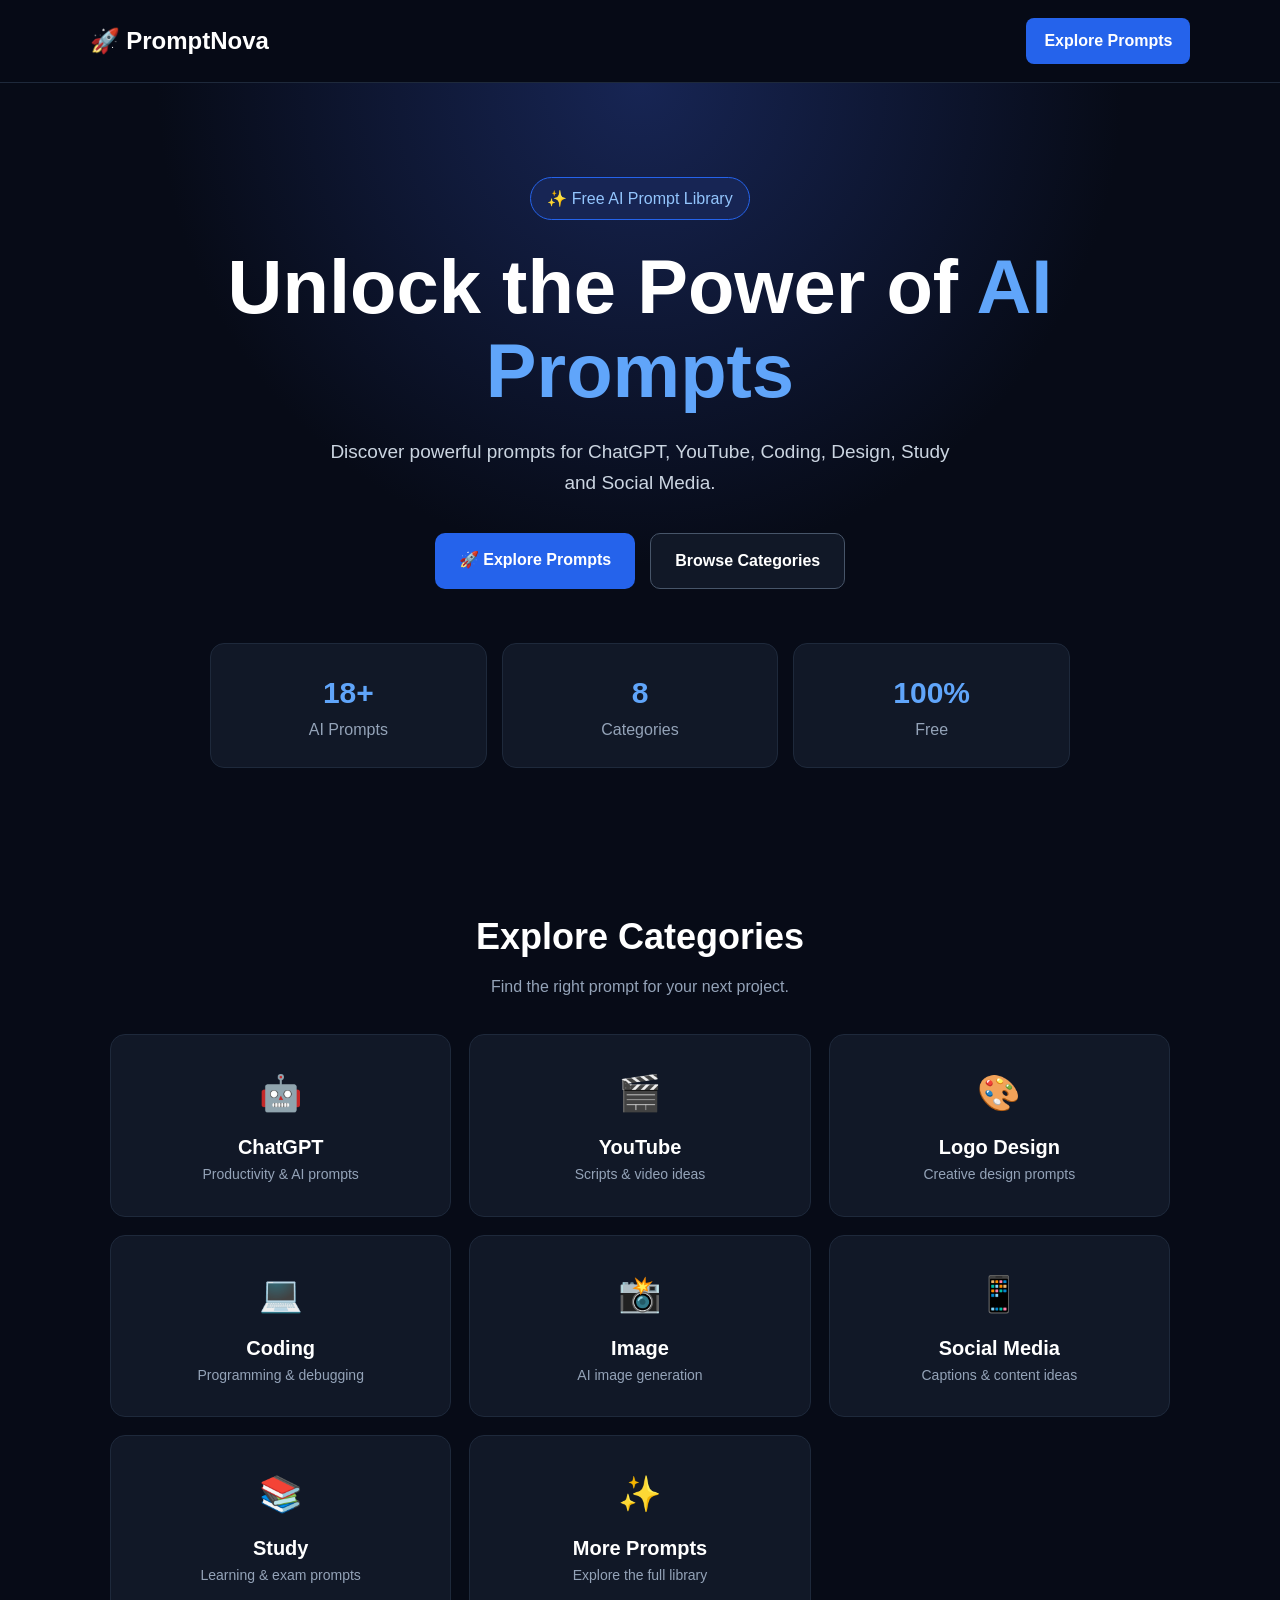
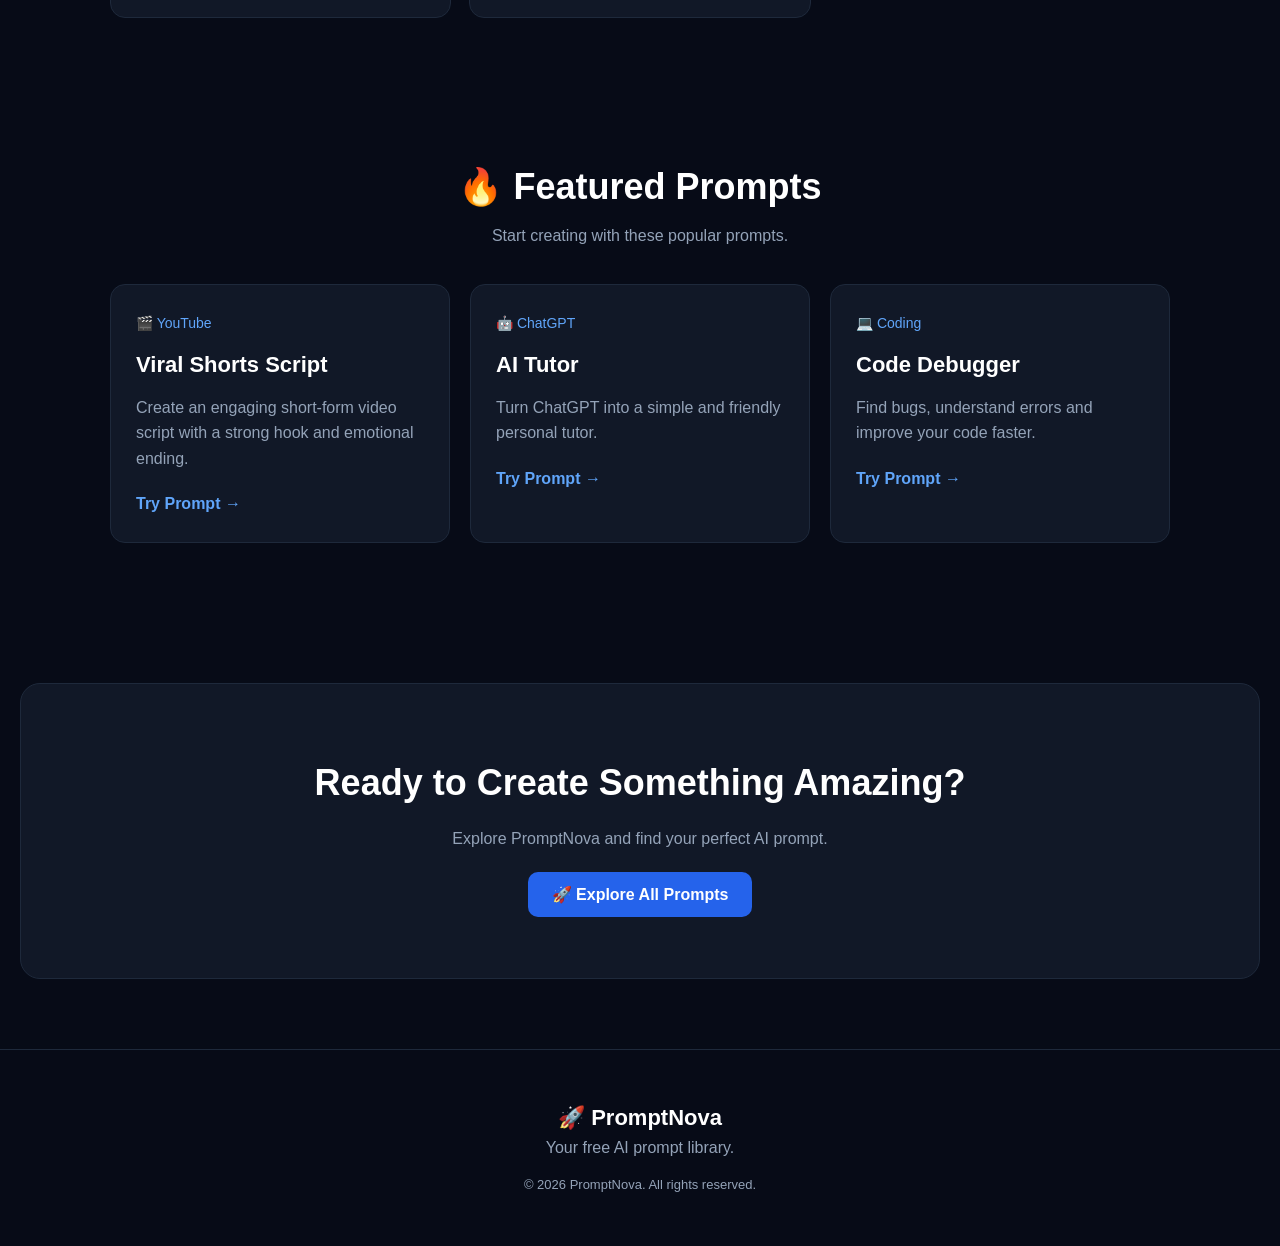
<file: index.html>
<!DOCTYPE html>
<html lang="en">

<head>

  <meta charset="UTF-8">

  <meta
    name="viewport"
    content="width=device-width, initial-scale=1.0"
  >

  <title>PromptNova — Free AI Prompts</title>

  <link rel="stylesheet" href="style.css?v=4">

</head>


<body>


  <!-- NAVBAR -->

  <nav class="navbar">

    <div class="logo">
      🚀 PromptNova
    </div>

    <a
      href="prompts.html"
      class="nav-btn"
    >
      Explore Prompts
    </a>

  </nav>



  <!-- HERO -->

  <section class="hero">

    <div class="hero-content">

      <div class="badge">
        ✨ Free AI Prompt Library
      </div>


      <h1>
        Unlock the Power of
        <span>AI Prompts</span>
      </h1>


      <p>

        Discover powerful prompts for
        ChatGPT, YouTube, Coding, Design,
        Study and Social Media.

      </p>


      <div class="hero-buttons">

        <a
          href="prompts.html"
          class="primary-btn"
        >
          🚀 Explore Prompts
        </a>


        <a
          href="#categories"
          class="secondary-btn"
        >
          Browse Categories
        </a>

      </div>

    </div>

  </section>



  <!-- STATS -->

  <section class="stats">

    <div class="stat">

      <h2>18+</h2>

      <p>
        AI Prompts
      </p>

    </div>


    <div class="stat">

      <h2>8</h2>

      <p>
        Categories
      </p>

    </div>


    <div class="stat">

      <h2>100%</h2>

      <p>
        Free
      </p>

    </div>

  </section>



  <!-- CATEGORIES -->

  <section
    class="section"
    id="categories"
  >

    <h2>
      Explore Categories
    </h2>


    <p class="section-subtitle">

      Find the right prompt for your next project.

    </p>



    <div class="category-grid">


      <a
        href="prompts.html"
        class="category-card"
      >

        🤖

        <h3>
          ChatGPT
        </h3>

        <p>
          Productivity & AI prompts
        </p>

      </a>



      <a
        href="prompts.html"
        class="category-card"
      >

        🎬

        <h3>
          YouTube
        </h3>

        <p>
          Scripts & video ideas
        </p>

      </a>



      <a
        href="prompts.html"
        class="category-card"
      >

        🎨

        <h3>
          Logo Design
        </h3>

        <p>
          Creative design prompts
        </p>

      </a>



      <a
        href="prompts.html"
        class="category-card"
      >

        💻

        <h3>
          Coding
        </h3>

        <p>
          Programming & debugging
        </p>

      </a>



      <a
        href="prompts.html"
        class="category-card"
      >

        📸

        <h3>
          Image
        </h3>

        <p>
          AI image generation
        </p>

      </a>



      <a
        href="prompts.html"
        class="category-card"
      >

        📱

        <h3>
          Social Media
        </h3>

        <p>
          Captions & content ideas
        </p>

      </a>



      <a
        href="prompts.html"
        class="category-card"
      >

        📚

        <h3>
          Study
        </h3>

        <p>
          Learning & exam prompts
        </p>

      </a>



      <a
        href="prompts.html"
        class="category-card"
      >

        ✨

        <h3>
          More Prompts
        </h3>

        <p>
          Explore the full library
        </p>

      </a>


    </div>

  </section>



  <!-- FEATURED -->

  <section class="section">

    <h2>
      🔥 Featured Prompts
    </h2>


    <p class="section-subtitle">

      Start creating with these popular prompts.

    </p>



    <div class="featured-grid">


      <div class="featured-card">

        <span>
          🎬 YouTube
        </span>

        <h3>
          Viral Shorts Script
        </h3>

        <p>
          Create an engaging short-form video script
          with a strong hook and emotional ending.
        </p>

        <a href="prompts.html">
          Try Prompt →
        </a>

      </div>



      <div class="featured-card">

        <span>
          🤖 ChatGPT
        </span>

        <h3>
          AI Tutor
        </h3>

        <p>
          Turn ChatGPT into a simple and friendly
          personal tutor.
        </p>

        <a href="prompts.html">
          Try Prompt →
        </a>

      </div>



      <div class="featured-card">

        <span>
          💻 Coding
        </span>

        <h3>
          Code Debugger
        </h3>

        <p>
          Find bugs, understand errors and improve
          your code faster.
        </p>

        <a href="prompts.html">
          Try Prompt →
        </a>

      </div>


    </div>

  </section>



  <!-- CTA -->

  <section class="cta">

    <h2>
      Ready to Create Something Amazing?
    </h2>


    <p>
      Explore PromptNova and find your perfect AI prompt.
    </p>


    <a
      href="prompts.html"
      class="primary-btn"
    >
      🚀 Explore All Prompts
    </a>

  </section>



  <!-- FOOTER -->

  <footer>

    <h3>
      🚀 PromptNova
    </h3>


    <p>
      Your free AI prompt library.
    </p>


    <p class="copyright">
      © 2026 PromptNova. All rights reserved.
    </p>

  </footer>



  <script src="script.js"></script>

</body>

</html>
</file>
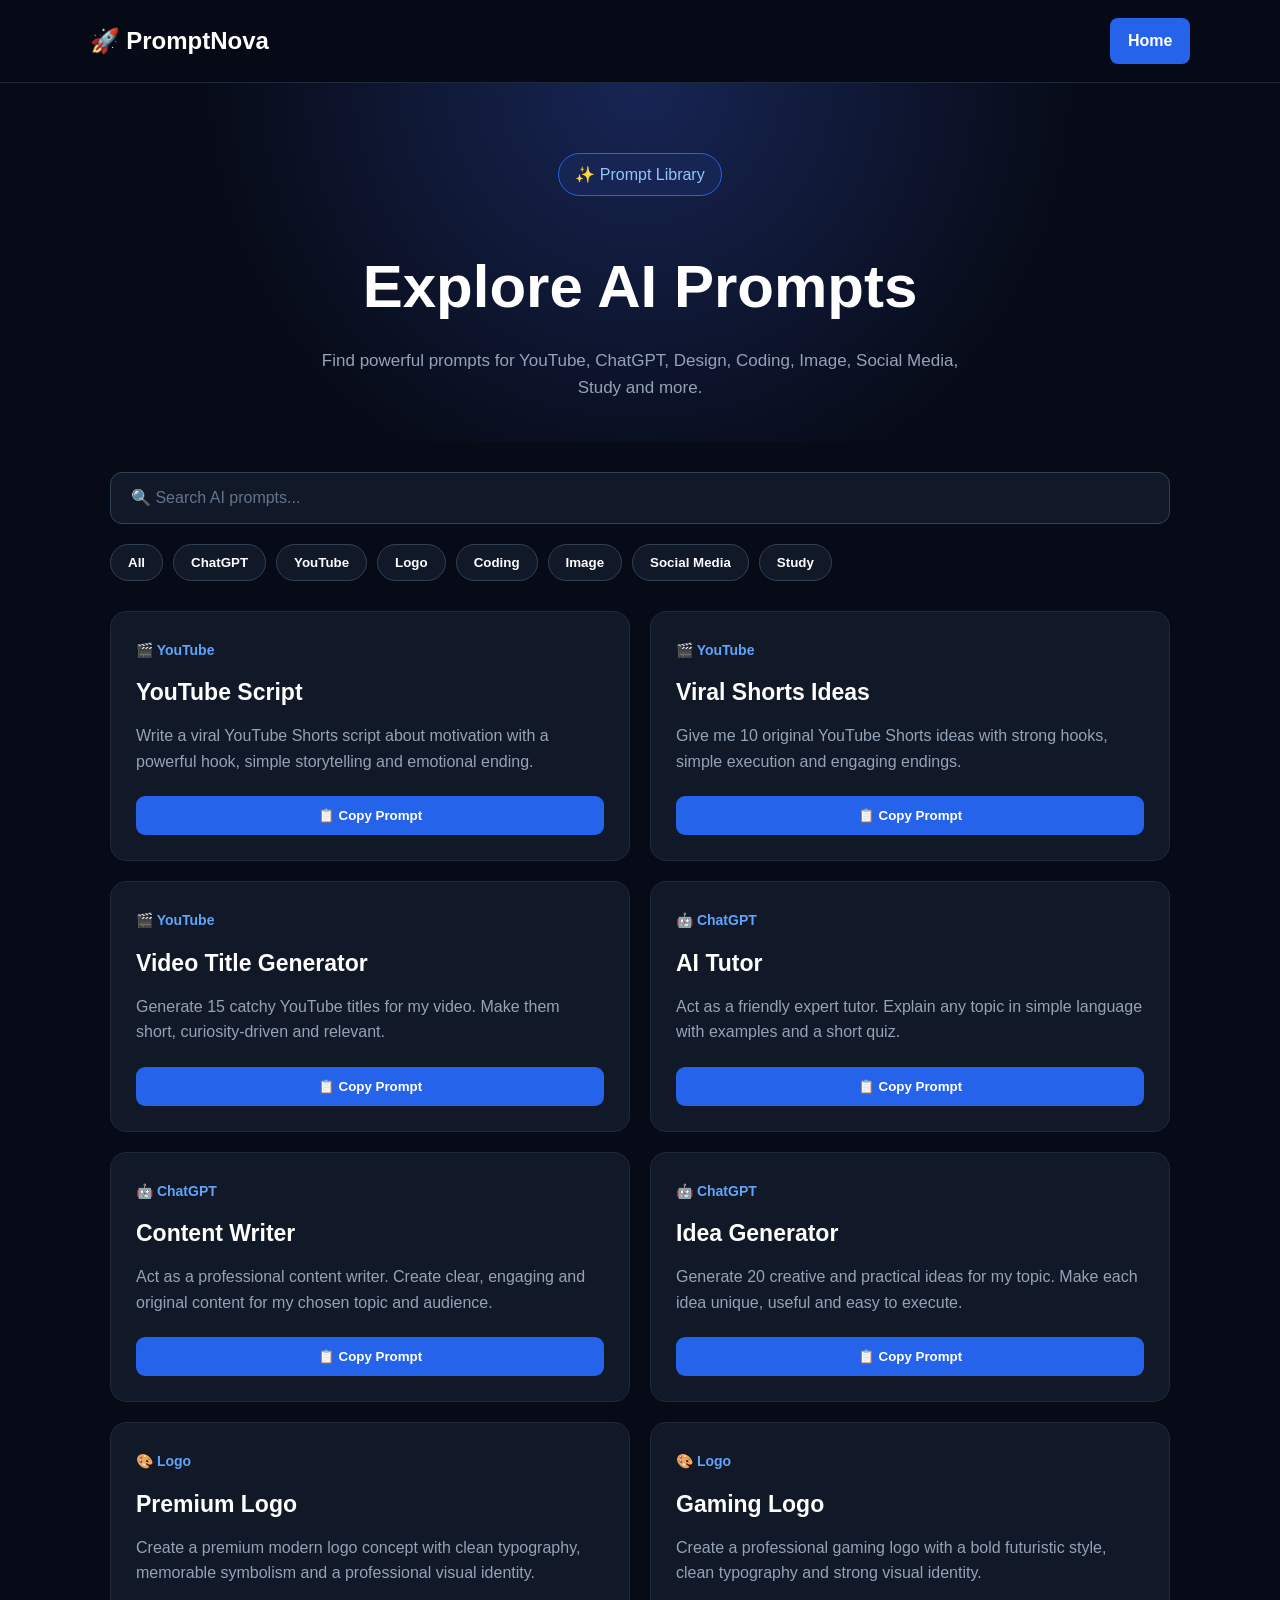
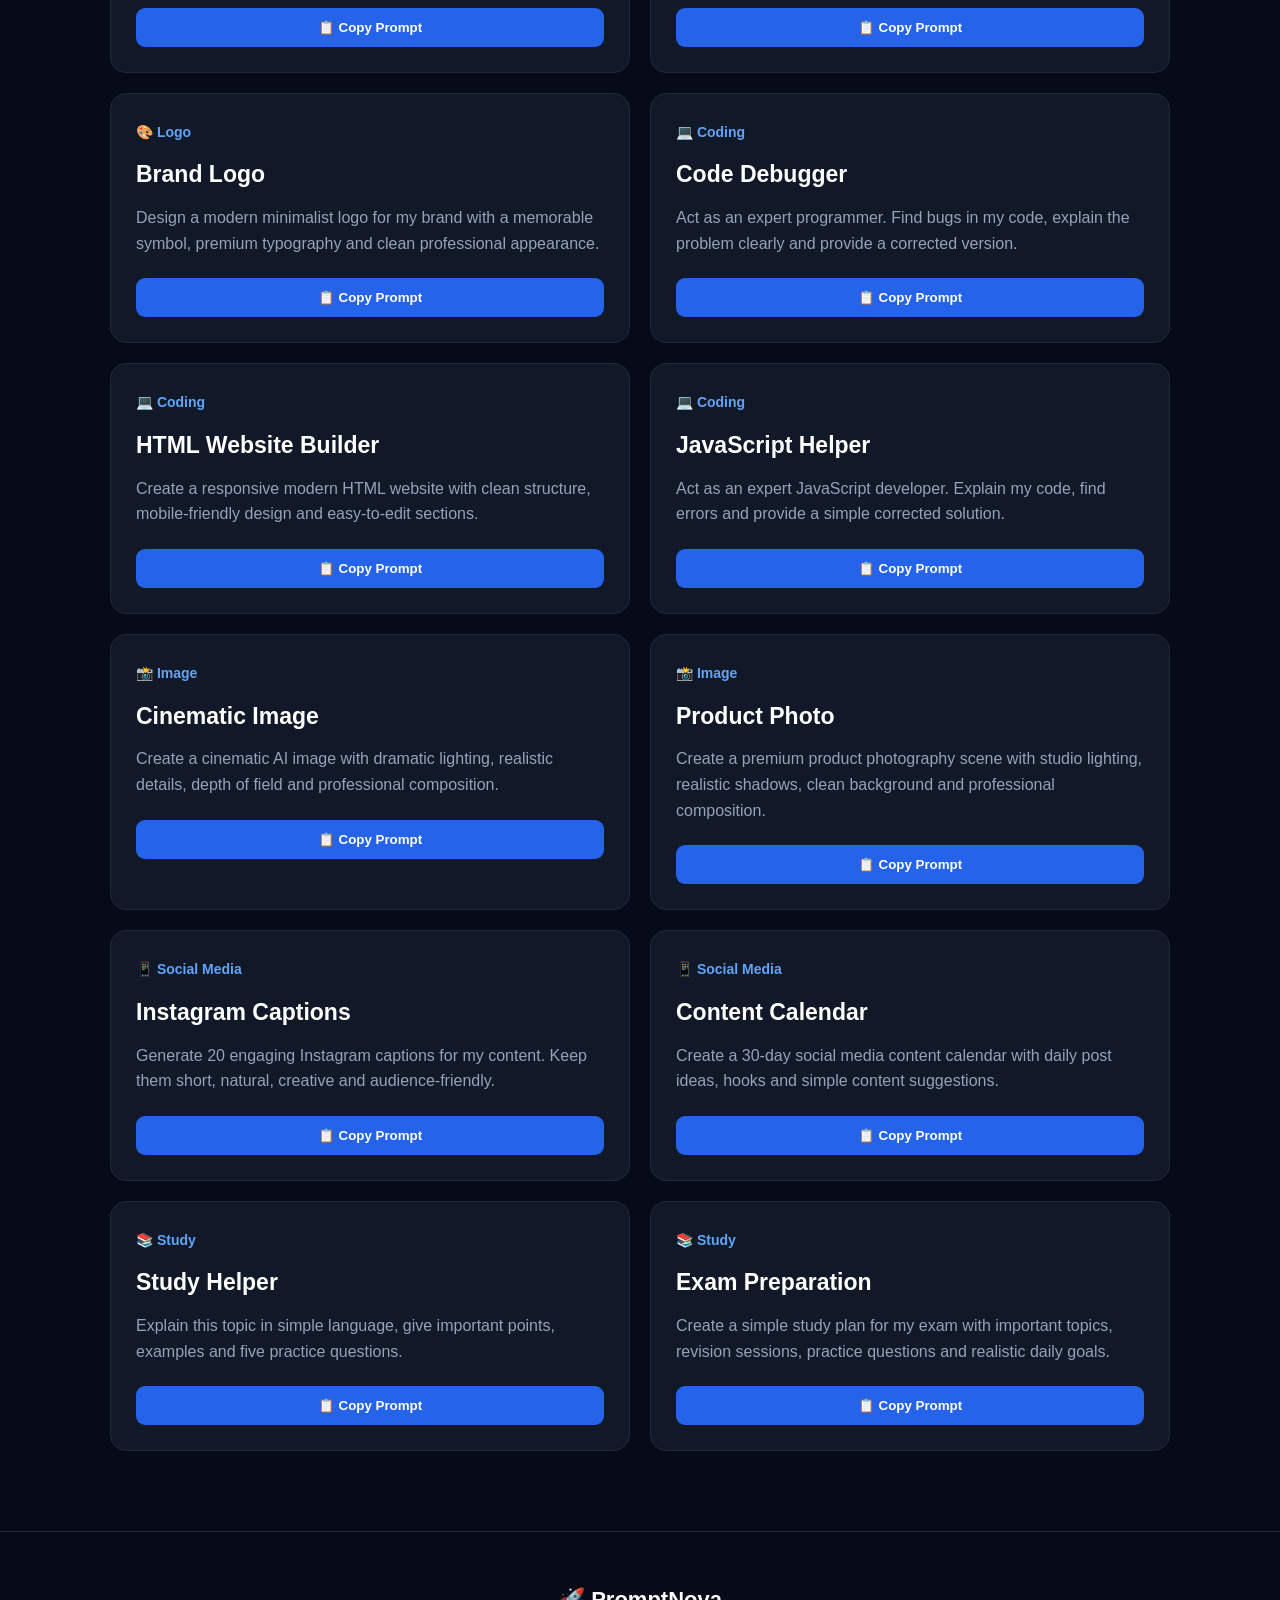
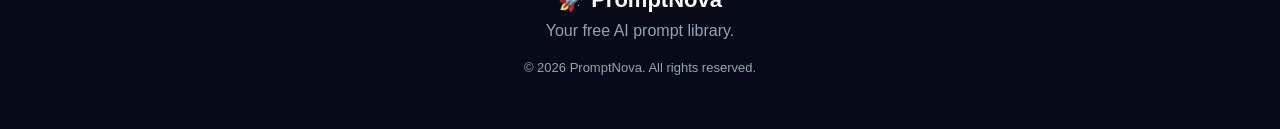
<file: prompts.html>
<!DOCTYPE html>
<html lang="en">

<head>
  <meta charset="UTF-8">
  <meta name="viewport" content="width=device-width, initial-scale=1.0">

  <title>PromptNova — AI Prompts</title>

  <link rel="stylesheet" href="style.css?v=5">
</head>

<body>

  <!-- NAVBAR -->
  <nav class="navbar">

    <div class="logo">
      🚀 PromptNova
    </div>

    <a href="index.html" class="nav-btn">
      Home
    </a>

  </nav>


  <!-- HERO -->
  <section class="prompts-hero">

    <div class="badge">
      ✨ Prompt Library
    </div>

    <h1>Explore AI Prompts</h1>

    <p>
      Find powerful prompts for YouTube, ChatGPT, Design,
      Coding, Image, Social Media, Study and more.
    </p>

  </section>


  <!-- PROMPTS -->
  <main class="prompts-container">

    <!-- SEARCH -->
    <input
      type="text"
      id="search"
      class="prompt-search"
      placeholder="🔍 Search AI prompts..."
    >


    <!-- CATEGORIES -->
    <div class="categories">

      <button class="cat-btn">All</button>
      <button class="cat-btn">ChatGPT</button>
      <button class="cat-btn">YouTube</button>
      <button class="cat-btn">Logo</button>
      <button class="cat-btn">Coding</button>
      <button class="cat-btn">Image</button>
      <button class="cat-btn">Social Media</button>
      <button class="cat-btn">Study</button>

    </div>


    <!-- PROMPT GRID -->
    <div class="prompt-grid">


      <!-- 1 -->
      <div class="card prompt-card" data-category="youtube">
        <span class="prompt-tag">🎬 YouTube</span>

        <h2>YouTube Script</h2>

        <p id="p1">
          Write a viral YouTube Shorts script about motivation
          with a powerful hook, simple storytelling and emotional ending.
        </p>

        <button onclick="copyPrompt('p1')">
          📋 Copy Prompt
        </button>
      </div>


      <!-- 2 -->
      <div class="card prompt-card" data-category="youtube">
        <span class="prompt-tag">🎬 YouTube</span>

        <h2>Viral Shorts Ideas</h2>

        <p id="p2">
          Give me 10 original YouTube Shorts ideas with strong hooks,
          simple execution and engaging endings.
        </p>

        <button onclick="copyPrompt('p2')">
          📋 Copy Prompt
        </button>
      </div>


      <!-- 3 -->
      <div class="card prompt-card" data-category="youtube">
        <span class="prompt-tag">🎬 YouTube</span>

        <h2>Video Title Generator</h2>

        <p id="p3">
          Generate 15 catchy YouTube titles for my video.
          Make them short, curiosity-driven and relevant.
        </p>

        <button onclick="copyPrompt('p3')">
          📋 Copy Prompt
        </button>
      </div>


      <!-- 4 -->
      <div class="card prompt-card" data-category="chatgpt">
        <span class="prompt-tag">🤖 ChatGPT</span>

        <h2>AI Tutor</h2>

        <p id="p4">
          Act as a friendly expert tutor. Explain any topic
          in simple language with examples and a short quiz.
        </p>

        <button onclick="copyPrompt('p4')">
          📋 Copy Prompt
        </button>
      </div>


      <!-- 5 -->
      <div class="card prompt-card" data-category="chatgpt">
        <span class="prompt-tag">🤖 ChatGPT</span>

        <h2>Content Writer</h2>

        <p id="p5">
          Act as a professional content writer. Create clear,
          engaging and original content for my chosen topic and audience.
        </p>

        <button onclick="copyPrompt('p5')">
          📋 Copy Prompt
        </button>
      </div>


      <!-- 6 -->
      <div class="card prompt-card" data-category="chatgpt">
        <span class="prompt-tag">🤖 ChatGPT</span>

        <h2>Idea Generator</h2>

        <p id="p6">
          Generate 20 creative and practical ideas for my topic.
          Make each idea unique, useful and easy to execute.
        </p>

        <button onclick="copyPrompt('p6')">
          📋 Copy Prompt
        </button>
      </div>


      <!-- 7 -->
      <div class="card prompt-card" data-category="logo">
        <span class="prompt-tag">🎨 Logo</span>

        <h2>Premium Logo</h2>

        <p id="p7">
          Create a premium modern logo concept with clean typography,
          memorable symbolism and a professional visual identity.
        </p>

        <button onclick="copyPrompt('p7')">
          📋 Copy Prompt
        </button>
      </div>


      <!-- 8 -->
      <div class="card prompt-card" data-category="logo">
        <span class="prompt-tag">🎨 Logo</span>

        <h2>Gaming Logo</h2>

        <p id="p8">
          Create a professional gaming logo with a bold futuristic style,
          clean typography and strong visual identity.
        </p>

        <button onclick="copyPrompt('p8')">
          📋 Copy Prompt
        </button>
      </div>


      <!-- 9 -->
      <div class="card prompt-card" data-category="logo">
        <span class="prompt-tag">🎨 Logo</span>

        <h2>Brand Logo</h2>

        <p id="p9">
          Design a modern minimalist logo for my brand with a memorable
          symbol, premium typography and clean professional appearance.
        </p>

        <button onclick="copyPrompt('p9')">
          📋 Copy Prompt
        </button>
      </div>


      <!-- 10 -->
      <div class="card prompt-card" data-category="coding">
        <span class="prompt-tag">💻 Coding</span>

        <h2>Code Debugger</h2>

        <p id="p10">
          Act as an expert programmer. Find bugs in my code,
          explain the problem clearly and provide a corrected version.
        </p>

        <button onclick="copyPrompt('p10')">
          📋 Copy Prompt
        </button>
      </div>


      <!-- 11 -->
      <div class="card prompt-card" data-category="coding">
        <span class="prompt-tag">💻 Coding</span>

        <h2>HTML Website Builder</h2>

        <p id="p11">
          Create a responsive modern HTML website with clean structure,
          mobile-friendly design and easy-to-edit sections.
        </p>

        <button onclick="copyPrompt('p11')">
          📋 Copy Prompt
        </button>
      </div>


      <!-- 12 -->
      <div class="card prompt-card" data-category="coding">
        <span class="prompt-tag">💻 Coding</span>

        <h2>JavaScript Helper</h2>

        <p id="p12">
          Act as an expert JavaScript developer. Explain my code,
          find errors and provide a simple corrected solution.
        </p>

        <button onclick="copyPrompt('p12')">
          📋 Copy Prompt
        </button>
      </div>


      <!-- 13 -->
      <div class="card prompt-card" data-category="image">
        <span class="prompt-tag">📸 Image</span>

        <h2>Cinematic Image</h2>

        <p id="p13">
          Create a cinematic AI image with dramatic lighting,
          realistic details, depth of field and professional composition.
        </p>

        <button onclick="copyPrompt('p13')">
          📋 Copy Prompt
        </button>
      </div>


      <!-- 14 -->
      <div class="card prompt-card" data-category="image">
        <span class="prompt-tag">📸 Image</span>

        <h2>Product Photo</h2>

        <p id="p14">
          Create a premium product photography scene with studio lighting,
          realistic shadows, clean background and professional composition.
        </p>

        <button onclick="copyPrompt('p14')">
          📋 Copy Prompt
        </button>
      </div>


      <!-- 15 -->
      <div class="card prompt-card" data-category="social media">
        <span class="prompt-tag">📱 Social Media</span>

        <h2>Instagram Captions</h2>

        <p id="p15">
          Generate 20 engaging Instagram captions for my content.
          Keep them short, natural, creative and audience-friendly.
        </p>

        <button onclick="copyPrompt('p15')">
          📋 Copy Prompt
        </button>
      </div>


      <!-- 16 -->
      <div class="card prompt-card" data-category="social media">
        <span class="prompt-tag">📱 Social Media</span>

        <h2>Content Calendar</h2>

        <p id="p16">
          Create a 30-day social media content calendar with daily
          post ideas, hooks and simple content suggestions.
        </p>

        <button onclick="copyPrompt('p16')">
          📋 Copy Prompt
        </button>
      </div>


      <!-- 17 -->
      <div class="card prompt-card" data-category="study">
        <span class="prompt-tag">📚 Study</span>

        <h2>Study Helper</h2>

        <p id="p17">
          Explain this topic in simple language, give important points,
          examples and five practice questions.
        </p>

        <button onclick="copyPrompt('p17')">
          📋 Copy Prompt
        </button>
      </div>


      <!-- 18 -->
      <div class="card prompt-card" data-category="study">
        <span class="prompt-tag">📚 Study</span>

        <h2>Exam Preparation</h2>

        <p id="p18">
          Create a simple study plan for my exam with important topics,
          revision sessions, practice questions and realistic daily goals.
        </p>

        <button onclick="copyPrompt('p18')">
          📋 Copy Prompt
        </button>
      </div>


    </div>

  </main>


  <!-- FOOTER -->
  <footer>

    <h3>🚀 PromptNova</h3>

    <p>
      Your free AI prompt library.
    </p>

    <p class="copyright">
      © 2026 PromptNova. All rights reserved.
    </p>

  </footer>


  <script src="script.js"></script>

</body>

</html>
</file>
<file: style.css>
* {
  box-sizing: border-box;
  margin: 0;
  padding: 0;
}

html {
  scroll-behavior: smooth;
}

body {
  font-family: Arial, sans-serif;
  background: #070b17;
  color: #ffffff;
  line-height: 1.6;
}

a {
  text-decoration: none;
  color: inherit;
}

/* NAVBAR */

.navbar {
  width: 100%;
  padding: 18px 7%;
  display: flex;
  justify-content: space-between;
  align-items: center;
  background: rgba(7, 11, 23, 0.95);
  border-bottom: 1px solid #1e293b;
  position: sticky;
  top: 0;
  z-index: 100;
}

.logo {
  font-size: 24px;
  font-weight: bold;
}

.nav-btn {
  background: #2563eb;
  padding: 10px 18px;
  border-radius: 8px;
  font-weight: bold;
}

/* HERO */

.hero {
  min-height: 600px;
  display: flex;
  justify-content: center;
  align-items: center;
  text-align: center;
  padding: 80px 20px;
  background:
    radial-gradient(circle at top, #172554 0%, #070b17 55%);
}

.hero-content {
  max-width: 850px;
}

.badge {
  display: inline-block;
  background: #172554;
  border: 1px solid #2563eb;
  padding: 8px 16px;
  border-radius: 30px;
  margin-bottom: 25px;
  color: #93c5fd;
}

.hero h1 {
  font-size: clamp(42px, 7vw, 76px);
  line-height: 1.1;
  margin-bottom: 25px;
}

.hero h1 span {
  color: #60a5fa;
}

.hero p {
  max-width: 650px;
  margin: auto;
  color: #cbd5e1;
  font-size: 19px;
}

.hero-buttons {
  margin-top: 35px;
  display: flex;
  justify-content: center;
  gap: 15px;
  flex-wrap: wrap;
}

.primary-btn,
.secondary-btn {
  padding: 14px 24px;
  border-radius: 10px;
  font-weight: bold;
}

.primary-btn {
  background: #2563eb;
}

.secondary-btn {
  border: 1px solid #475569;
  background: #111827;
}

/* STATS */

.stats {
  max-width: 900px;
  margin: -40px auto 70px;
  display: grid;
  grid-template-columns: repeat(3, 1fr);
  gap: 15px;
  padding: 0 20px;
}

.stat {
  text-align: center;
  background: #111827;
  border: 1px solid #1e293b;
  padding: 25px;
  border-radius: 14px;
}

.stat h2 {
  color: #60a5fa;
  font-size: 30px;
}

.stat p {
  color: #94a3b8;
}

/* SECTIONS */

.section {
  max-width: 1100px;
  margin: auto;
  padding: 70px 20px;
  text-align: center;
}

.section > h2 {
  font-size: 36px;
  margin-bottom: 8px;
}

.section-subtitle {
  color: #94a3b8;
  margin-bottom: 35px;
}

/* CATEGORIES */

.category-grid {
  display: grid;
  grid-template-columns: repeat(3, 1fr);
  gap: 18px;
}

.category-card {
  background: #111827;
  border: 1px solid #1e293b;
  border-radius: 15px;
  padding: 30px 20px;
  font-size: 35px;
  transition: 0.25s;
}

.category-card:hover {
  transform: translateY(-6px);
  border-color: #2563eb;
}

.category-card h3 {
  font-size: 20px;
  margin-top: 10px;
}

.category-card p {
  font-size: 14px;
  color: #94a3b8;
}

/* FEATURED */

.featured-grid {
  display: grid;
  grid-template-columns: repeat(3, 1fr);
  gap: 20px;
  text-align: left;
}

.featured-card {
  background: #111827;
  border: 1px solid #1e293b;
  padding: 25px;
  border-radius: 15px;
}

.featured-card span {
  color: #60a5fa;
  font-size: 14px;
}

.featured-card h3 {
  margin: 12px 0;
  font-size: 22px;
}

.featured-card p {
  color: #94a3b8;
  margin-bottom: 20px;
}

.featured-card a {
  color: #60a5fa;
  font-weight: bold;
}

/* CTA */

.cta {
  text-align: center;
  margin: 70px 20px;
  padding: 70px 20px;
  border-radius: 20px;
  background: #111827;
  border: 1px solid #1e293b;
}

.cta h2 {
  font-size: 36px;
}

.cta p {
  color: #94a3b8;
  margin: 15px 0 30px;
}

/* FOOTER */

footer {
  text-align: center;
  padding: 50px 20px;
  border-top: 1px solid #1e293b;
  color: #94a3b8;
}

footer h3 {
  color: white;
  font-size: 22px;
}

.copyright {
  margin-top: 15px;
  font-size: 13px;
}

/* MOBILE */

@media (max-width: 700px) {

  .navbar {
    padding: 15px 20px;
  }

  .logo {
    font-size: 20px;
  }

  .nav-btn {
    padding: 8px 12px;
    font-size: 13px;
  }

  .hero {
    min-height: 520px;
  }

  .hero p {
    font-size: 16px;
  }

  .stats {
    grid-template-columns: 1fr;
    margin-top: 20px;
  }

  .category-grid,
  .featured-grid {
    grid-template-columns: 1fr;
  }

  .section > h2,
  .cta h2 {
    font-size: 28px;
  }
}
/* PROMPTS PAGE */

.prompts-hero {
  text-align: center;
  padding: 70px 20px 40px;
  background: radial-gradient(circle at top, #172554 0%, #070b17 60%);
}

.prompts-hero h1 {
  font-size: clamp(38px, 6vw, 60px);
  margin: 18px 0 12px;
}

.prompts-hero p {
  color: #94a3b8;
  max-width: 650px;
  margin: auto;
  font-size: 17px;
}

.prompts-container {
  max-width: 1100px;
  margin: auto;
  padding: 30px 20px 80px;
}

.prompt-search {
  width: 100%;
  padding: 16px 20px;
  border-radius: 12px;
  border: 1px solid #334155;
  background: #111827;
  color: white;
  font-size: 16px;
  outline: none;
  margin-bottom: 20px;
}

.prompt-search:focus {
  border-color: #2563eb;
}

.prompt-search::placeholder {
  color: #64748b;
}

.categories {
  display: flex;
  gap: 10px;
  flex-wrap: wrap;
  margin-bottom: 30px;
}

.cat-btn {
  padding: 10px 17px;
  border-radius: 25px;
  border: 1px solid #334155;
  background: #111827;
  color: white;
  cursor: pointer;
  font-weight: bold;
}

.cat-btn:hover {
  background: #2563eb;
  border-color: #2563eb;
}

.prompt-grid {
  display: grid;
  grid-template-columns: repeat(2, 1fr);
  gap: 20px;
}

.prompt-card {
  background: #111827;
  border: 1px solid #1e293b;
  border-radius: 16px;
  padding: 25px;
  transition: 0.25s;
}

.prompt-card:hover {
  transform: translateY(-5px);
  border-color: #2563eb;
}

.prompt-tag {
  color: #60a5fa;
  font-size: 14px;
  font-weight: bold;
}

.prompt-card h2 {
  margin: 12px 0;
  font-size: 23px;
}

.prompt-card p {
  color: #94a3b8;
  margin-bottom: 22px;
}

.prompt-card button {
  width: 100%;
  padding: 12px;
  border: none;
  border-radius: 9px;
  background: #2563eb;
  color: white;
  font-weight: bold;
  cursor: pointer;
}

.prompt-card button:hover {
  background: #1d4ed8;
}

@media (max-width: 700px) {
  .prompt-grid {
    grid-template-columns: 1fr;
  }

  .prompts-hero {
    padding-top: 50px;
  }
}
</file>
